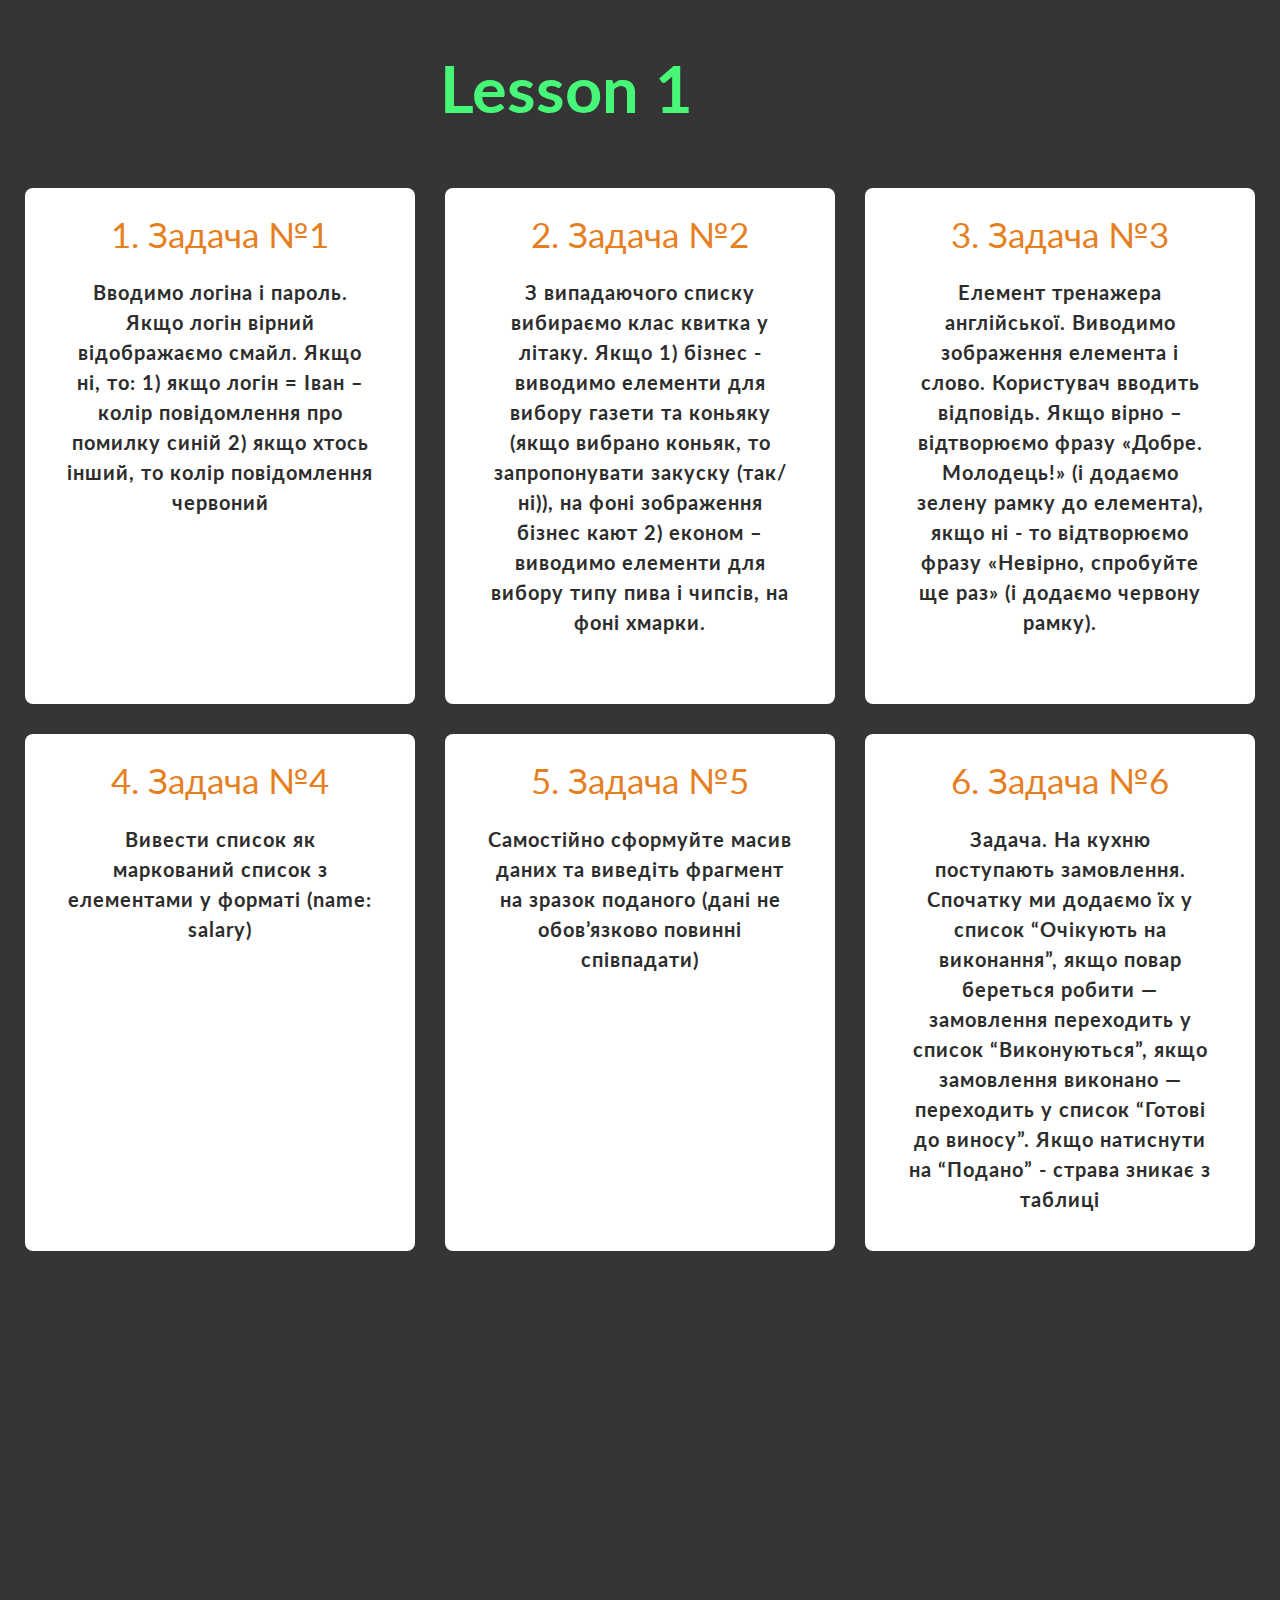
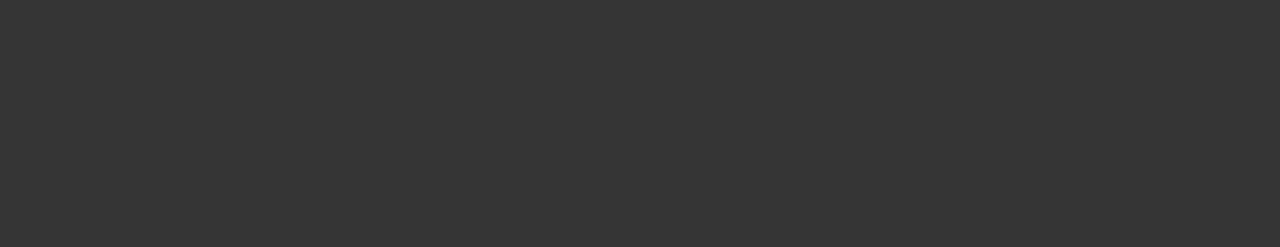
<file: index.html>
<!DOCTYPE html>
<html lang="en">
  <head>
    <meta charset="UTF-8" />
    <meta http-equiv="X-UA-Compatible" content="IE=edge" />
    <meta name="viewport" content="width=device-width, initial-scale=1.0" />
    <link rel="stylesheet" href="css/null.css" />
    <link rel="stylesheet" href="css/style.css" />
    <title>Lesson-1</title>
  </head>
  <body>
    <div class="wrapper">
      <div class="wrapper__container">
        <h1 class="title">Lesson 1</h1>
        <ul class="list">
          <li class="list__item">
            <a href="./task_1/task1.html" class="link"
              >1. Задача №1
              <p class="task">
                Вводимо логіна і пароль. Якщо логін вірний
                відображаємо смайл. Якщо ні, то: 1) якщо логін = Іван – колір
                повідомлення про помилку синій 2) якщо хтось інший, то колір
                повідомлення червоний
              </p></a>
          </li>
          <li class="list__item">
            <a href="./task_2/task2.html" class="link"
              >2. Задача №2
              <p class="task">
                З випадаючого списку вибираємо клас квитка у літаку. Якщо 
							1) бізнес -  виводимо елементи для вибору газети та коньяку (якщо вибрано коньяк, то запропонувати закуску (так/ні)), на фоні зображення бізнес кают 
							2) економ – виводимо елементи для вибору типу пива і чипсів, на фоні хмарки.

              </p></a
            >
          </li>
          <li class="list__item">
            <a href="./task_3/task3.html" class="link"
              >3. Задача №3
              <p class="task">
                Елемент тренажера англійської. Виводимо зображення елемента і слово. Користувач вводить відповідь. Якщо вірно – відтворюємо фразу «Добре. Молодець!» (і додаємо зелену рамку до елемента), якщо ні - то відтворюємо фразу «Невірно, спробуйте ще раз» (і додаємо червону рамку).
              </p></a
            >
          </li>
          <li class="list__item">
            <a href="./task_4/task4.html" class="link"
              >4. Задача №4
              <p class="task"> Вивести список як маркований список з елементами у форматі (name: salary)</p></a
            >
          </li>
          <li class="list__item">
            <a href="./task_5/task5.html" class="link"
              >5. Задача №5
              <p class="task">
                Самостійно сформуйте масив даних та виведіть фрагмент на зразок поданого (дані не обов’язково повинні співпадати)
              </p></a
            >
          </li>
			 <li class="list__item">
            <a href="./task_6/task6.html" class="link"
              >6. Задача №6
              <p class="task">
                Задача. На кухню поступають замовлення. Спочатку ми додаємо їх у список “Очікують на виконання”, якщо повар береться робити — замовлення переходить у список “Виконуються”,   якщо замовлення виконано — переходить у список “Готові до виносу”. Якщо натиснути на “Подано” - страва зникає з таблиці
              </p></a
            >
          </li>
        </ul>
		  
      </div>
    </div>
  </body>
</html>
</file>
<file: css/null.css>
/* Обнуляющий стиль */
*,
*::before,
*::after {
	box-sizing: border-box;
	margin: 0;
	padding: 0;
	border: 0;
}
li {
	list-style: none;
}
a {
	color: inherit;
}
a,
a:visited {
	text-decoration: none;
}
a:hover {
	text-decoration: none;
}
h1,
h2,
h3,
h4,
h5,
h6 {
	font-weight: inherit;
	font-size: inherit;
}
img {
	vertical-align: top;
}
input,
button,
textarea {
	font-family: inherit;
	font-size: inherit;
	font-weight: inherit;
}
button {
	cursor: pointer;
	color: inherit;
	background-color: inherit;
}
input{
	width: 100%;
}
body,
html {
	height: 100%;
}
body{
	line-height: 1;
}

/* ================================================================ */
</file>
<file: css/style.css>
/* &display=swap */
@import url(https://fonts.googleapis.com/css?family=Lato:regular,700,900&display=swap);

.wrapper {
  overflow: hidden;
  min-height: 100%;
  position: relative;
  display: flex;
  flex-direction: column;
}
.wrapper > main {
  flex-grow: 1;
}

[class*="__container"] {
  max-width: 1260px;
  margin: 0 auto;
  padding: 40px 15px 50px 15px;
}
body {
  font-family: "Lato";
  font-weight: 400;
  font-style: normal;
  line-height: 1.5;
  color: #fff;
  background-color: rgb(53, 53, 53);
}

.title {
  max-width: 400px;
  font-weight: 700;
  font-size: 65px;
  margin: 0 auto;
  color: rgb(70, 247, 120);
  margin-bottom: 50px;
}
.list {
  display: grid;
  grid-template-columns: repeat(3, 1fr);
  grid-template-rows: repeat(3, 1fr);
  gap: 30px;
}
.list__item {
  display: flex;
  flex-direction: column;
  background-color: rgb(255, 255, 255);
  border-radius: 8px;
  text-align: center;
  transition: all 0.3s ease 0s;
}
.list__item:nth-child(16) {
  grid-column: span 3;
  height: 150px;
}
.link {
  color: #e57f1f;
  font-size: 35px;
  padding: 20px;
  border-radius: 8px;
}
.list__item:hover {
  box-shadow: 0 0 18px 2px rgb(204, 200, 205);
  transform: scale(1.02);
}

.task {
  font-size: 20px;
  font-weight: 700;
  letter-spacing: 1px;
  color: black;
}
.text::after{
	content: '';
	display: block;
	width: 100%;
	height: 3px;
	background-color: rgb(228, 159, 159);
	margin-top: 20px;
}
p{
  margin-top: 20px;
  font-size: 25px;
  color: #fff;
}
.olList {
  display: flex;
  align-items: center;
  gap: 5px;
}
.olList::before {
  content: "";
  width: 5px;
  height: 5px;
  border-radius: 50%;
  background-color: black;
}

span {
  color: rgb(245, 160, 108);
  font-size: 28px;
}
.task {
  font-size: 20px;
  font-weight: 700;
  letter-spacing: 1px;
  padding: 15px 20px;
  color: rgb(45, 45, 45);
  border: 2px solid white;
  border-radius: 10px;
  max-width: 800px;
  margin: 0 auto;
}
.page__task{
padding: 15px 20px;
  color: rgb(245, 241, 241);
  border: 2px solid white;
  border-radius: 10px;
  max-width: 800px;
  margin: 0 auto;
}
.task__line {
  display: flex;
  align-items: center;
  justify-content: space-between;
  
}
.task__input {
  flex: 0 1 50%;
  font-size: 22px;
  font-weight: 700;
  padding: 5px;
  border-radius: 5px;
}
/* ================================== Task 1 ============================================ */

.errorBlue{
color: rgb(138, 138, 235);
}
.errorDefault{
color: red;
}
.correctLoginClass::after{
	content: '😀';
	width: 50px;
	height: 50px;
}

/* ================================== Task 2 ============================================ */

.businessClass{
	background: url(../img/swute.jpg)center / cover no-repeat;
	width: 100%;
	height: 300px;
}       
.box{
	display: flex;
	flex-direction: column;
	justify-content: center;
	align-items: center;
}
.economClass{
	background-color:red;
	background: url(../img/sky.jpg)center / cover no-repeat;
	width:100%;
	height: 300px;
}
.title-task{
	text-align: center;
	background-color: #fff;
	color: red;
	width: 200px;
}
.button{
	padding: 5px 10px;
	font-size: 18px;
	background-color:  #fff;
	color: red;
}
.actions{
	display: flex;
	gap: 20px;
}
/*======================================================================================================================================================== */
.line-task{
	flex-direction: column;
	align-items: start;
	gap: 15px;
}
/* ================================== Task 3 ============================================ */
.border{
	border: 5px solid transparent;
}
.borderRed{
	border: 5px solid red;
}
.borderGreen{
border: 5px solid green;
}

.card { 
	display: flex;
	flex-direction: column;
	align-items: center;
}
.card__image { 
	width: 400px;
}
.card__image img{
	max-width: 100%;
}
.card__title { 
	font-size: 30px;
	color: #bff755;
}

.line-card { 
	display: flex;
	gap: 30px;
}
.line-card__label { }
.task__input { }
.card-actions{
	padding-top: 40px;
	display: flex;
	gap: 25px;
}
.card__button { 
	padding: 10px 20px;
	font-size: 20px;
	border-radius: 5px;
	align-self: flex-start;
}

.correctAnswerMessage{
	font-size: 22px;
}



/* ================================== Task 4 ============================================ */
ol{
	max-width: 400px;
	margin: 0 auto;
}
.worker-item{
	font-size: 22px;
	color: #f1b57d;
}
.worker-item:not(:last-child){
	margin-bottom: 20px;
}


/* ================================== Task 5 ============================================ */
.task-page--background{
	background-color: #1c1c1c;
}
.main-container{
	padding-left: 40px;
	padding-bottom: 50px;
}
.main-head { 
	display: flex;
	gap: 15px;
}
.main-head__info{
	display: flex;
	font-size: 16px;
	flex-direction: column;
}
.main-icon { 
	width: 40px;
	height: 40px;
	align-self: center;
}
.main-icon img{
	width: 100%;
}
.main-name { 
	color: white;
}
.main-text { 
	margin: 0;
	font-size: 16px;
}
.main-body { 
	display: flex;
	flex-direction: column;
	gap: 25px;
}
.main-title { 
	color: rgb(61, 54, 248);
	font-weight: 700;
}




/* ================================== Task 6 ============================================ */
.addForm{
	display: flex;
	justify-content: center;
	gap: 20px;
}
#input-task6{
	margin-left: 15px;
	font-size: 18px;
}
.showInfo{
	display: flex;
}
.dishContainer{
	flex: 0 1 33.3333%;
	display: flex;
	flex-direction: column;
	border: 1px solid white;
	min-height: 500px;
	padding: 0 5px;
}
.dishTitle{
	justify-content: flex-start;
	text-align: center;
	font-size: 17px;
	padding: 10px;

}
.dishTitle::after{
	content: '';
	display: block;
	width: 100%;
	height: 2px;
	margin-top: 10px;
	background-color: #fff;
}

.task6-button{
	padding: 8px 25px;
}
.dish-block{
display: flex;
border: 1px solid white;
justify-content: space-between;
padding: 5px;
	margin-bottom: 10px;
}
.dishSpan{
	font-size: 18px;
}
button{
	cursor: pointer;
}
</file>
